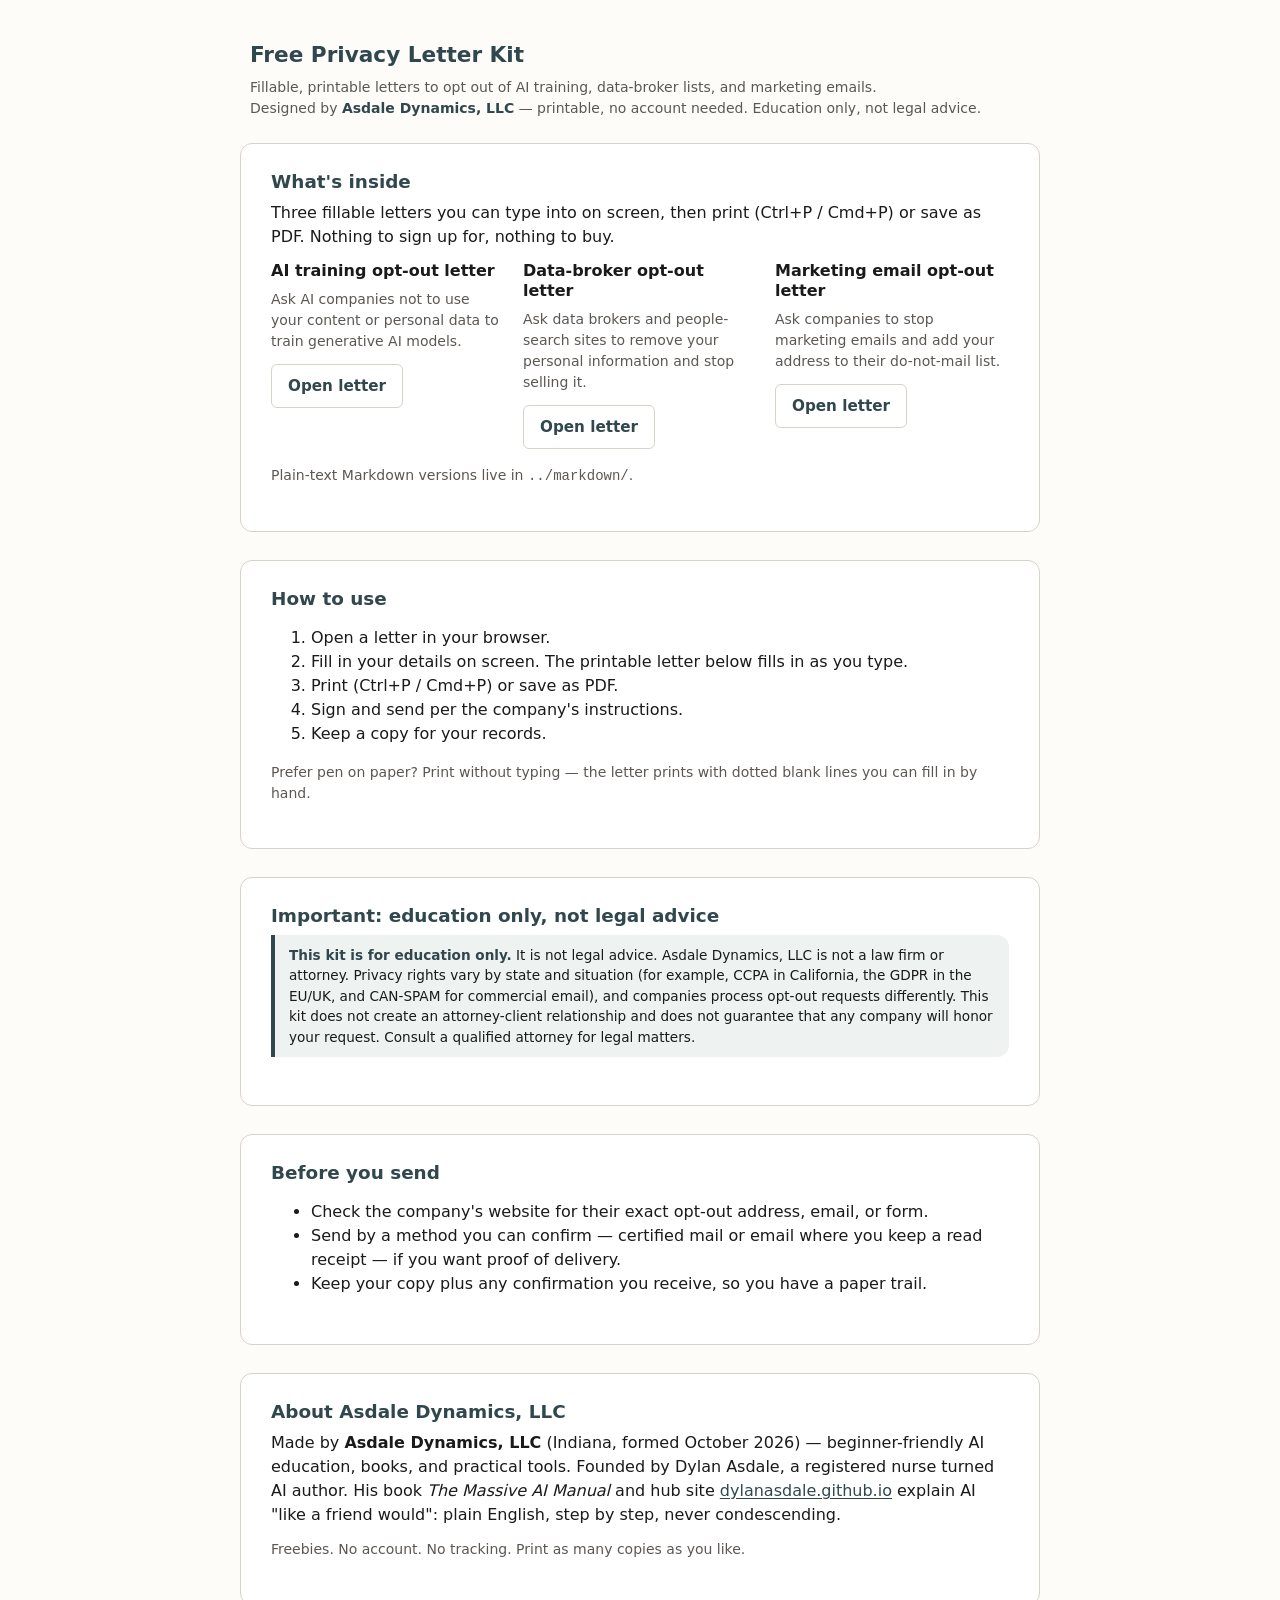
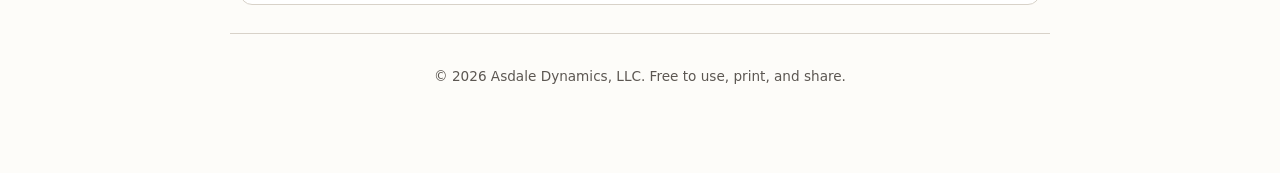
<file: print/index.html>
<!DOCTYPE html>
<html lang="en">
<head>
<meta charset="utf-8">
<meta name="viewport" content="width=device-width, initial-scale=1">
<title>Free Privacy Letter Kit — Asdale Dynamics, LLC</title>
<meta name="description" content="Fillable, printable letters to opt out of AI training, data-broker lists, and marketing emails. Printable, no account needed. Education only, not legal advice.">
<link rel="stylesheet" href="../css/style.css">
</head>
<body>
<div class="container">
  <header class="site-header">
    <h1>Free Privacy Letter Kit</h1>
    <p class="credit">
      Fillable, printable letters to opt out of AI training, data-broker lists, and marketing emails.<br>
      Designed by <strong>Asdale Dynamics, LLC</strong> — printable, no account needed. Education only, not legal advice.
    </p>
  </header>

  <main>
    <section class="sheet">
      <h2>What's inside</h2>
      <p>Three fillable letters you can type into on screen, then print (Ctrl+P / Cmd+P) or save as PDF. Nothing to sign up for, nothing to buy.</p>
      <div class="row">
        <article>
          <h3>AI training opt-out letter</h3>
          <p class="small">Ask AI companies not to use your content or personal data to train generative AI models.</p>
          <a href="ai-training-opt-out.html" class="btn btn-outline">Open letter</a>
        </article>
        <article>
          <h3>Data-broker opt-out letter</h3>
          <p class="small">Ask data brokers and people-search sites to remove your personal information and stop selling it.</p>
          <a href="data-broker-opt-out.html" class="btn btn-outline">Open letter</a>
        </article>
        <article>
          <h3>Marketing email opt-out letter</h3>
          <p class="small">Ask companies to stop marketing emails and add your address to their do-not-mail list.</p>
          <a href="marketing-email-opt-out.html" class="btn btn-outline">Open letter</a>
        </article>
      </div>
      <p class="small">Plain-text Markdown versions live in <code>../markdown/</code>.</p>
    </section>

    <section class="sheet">
      <h2>How to use</h2>
      <ol>
        <li>Open a letter in your browser.</li>
        <li>Fill in your details on screen. The printable letter below fills in as you type.</li>
        <li>Print (Ctrl+P / Cmd+P) or save as PDF.</li>
        <li>Sign and send per the company's instructions.</li>
        <li>Keep a copy for your records.</li>
      </ol>
      <p class="small">Prefer pen on paper? Print without typing — the letter prints with dotted blank lines you can fill in by hand.</p>
    </section>

    <section class="sheet">
      <h2>Important: education only, not legal advice</h2>
      <p class="disclaimer">
        <strong>This kit is for education only.</strong> It is not legal advice. Asdale Dynamics, LLC is not a law firm or attorney. Privacy rights vary by state and situation (for example, CCPA in California, the GDPR in the EU/UK, and CAN-SPAM for commercial email), and companies process opt-out requests differently. This kit does not create an attorney-client relationship and does not guarantee that any company will honor your request. Consult a qualified attorney for legal matters.
      </p>
    </section>

    <section class="sheet">
      <h2>Before you send</h2>
      <ul>
        <li>Check the company's website for their exact opt-out address, email, or form.</li>
        <li>Send by a method you can confirm — certified mail or email where you keep a read receipt — if you want proof of delivery.</li>
        <li>Keep your copy plus any confirmation you receive, so you have a paper trail.</li>
      </ul>
    </section>

    <section class="sheet">
      <h2>About Asdale Dynamics, LLC</h2>
      <p>
        Made by <strong>Asdale Dynamics, LLC</strong> (Indiana, formed October 2026) — beginner-friendly AI education, books, and practical tools. Founded by Dylan Asdale, a registered nurse turned AI author. His book <em>The Massive AI Manual</em> and hub site <a href="https://dylanasdale.github.io" target="_blank" rel="noopener">dylanasdale.github.io</a> explain AI "like a friend would": plain English, step by step, never condescending.
      </p>
      <p class="small">Freebies. No account. No tracking. Print as many copies as you like.</p>
    </section>
  </main>

  <footer class="site-footer">
    &copy; 2026 Asdale Dynamics, LLC. Free to use, print, and share.
  </footer>
</div>
</body>
</html>
</file>
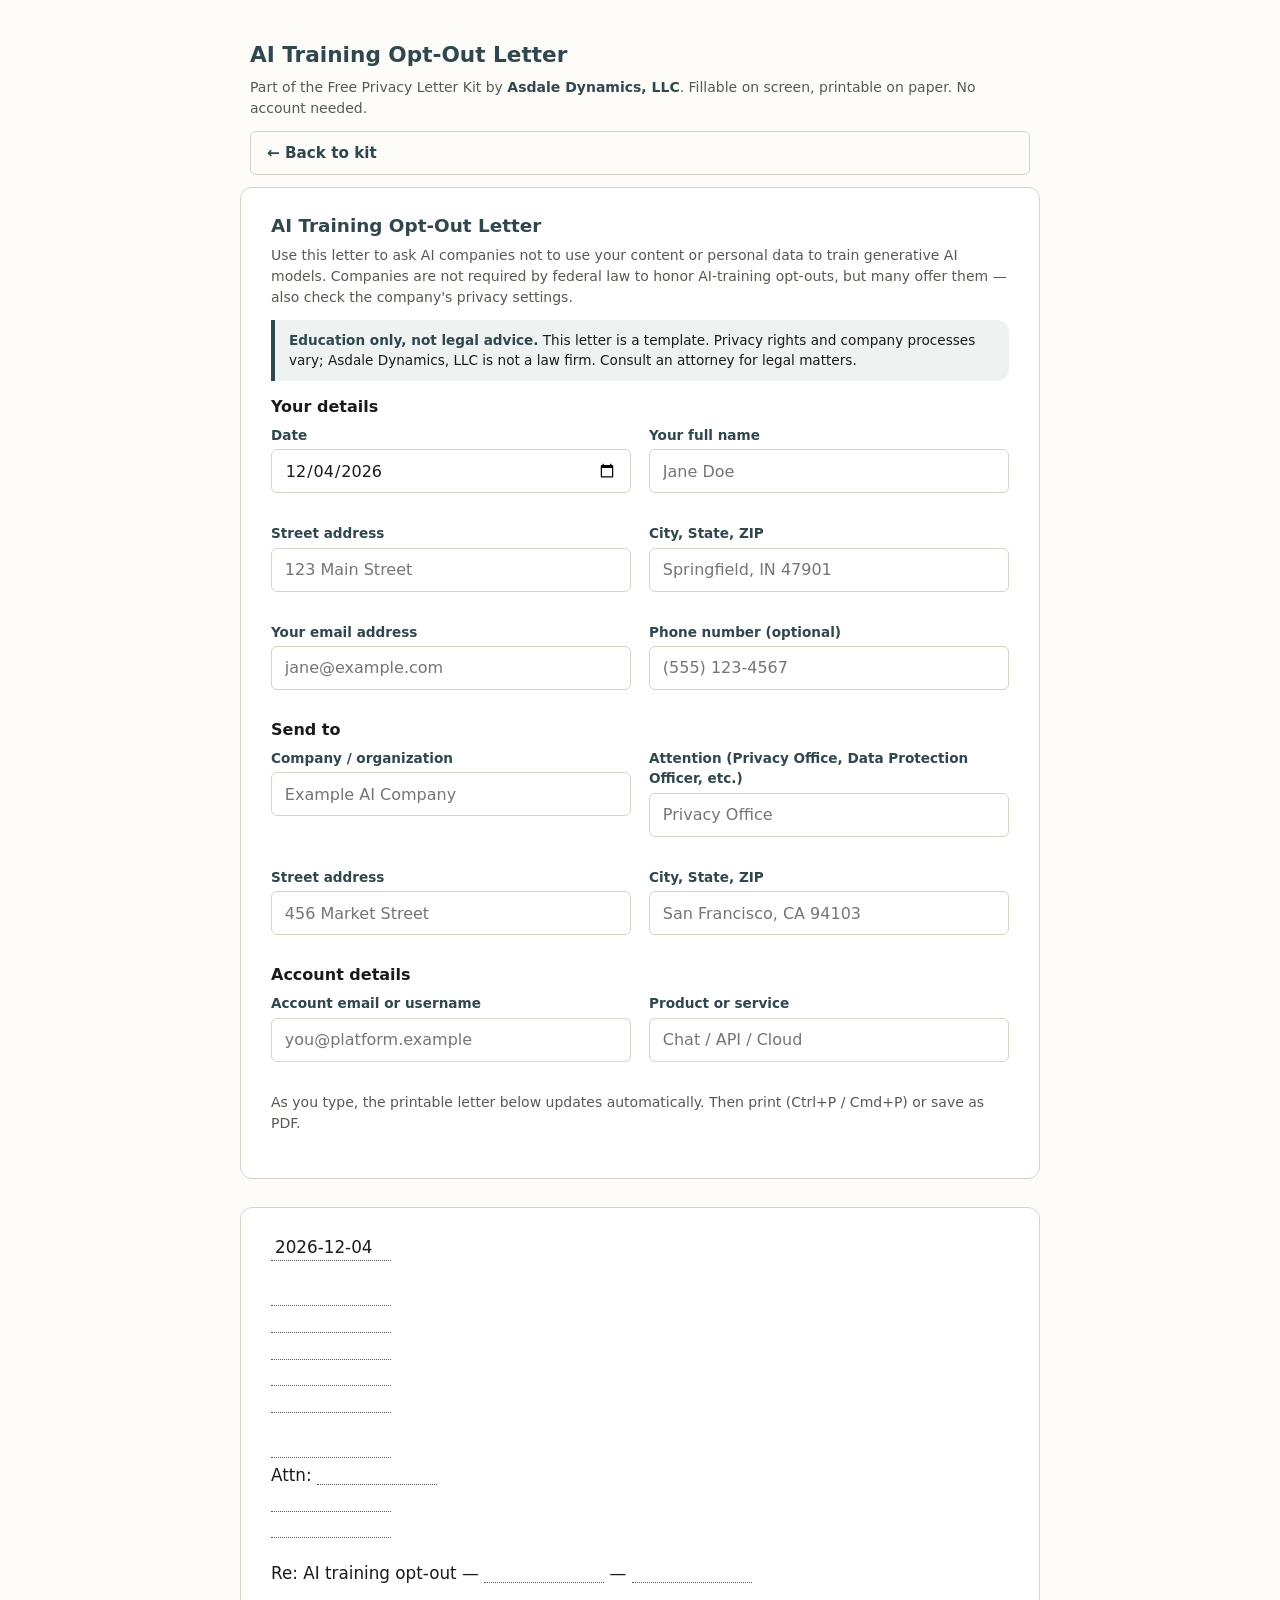
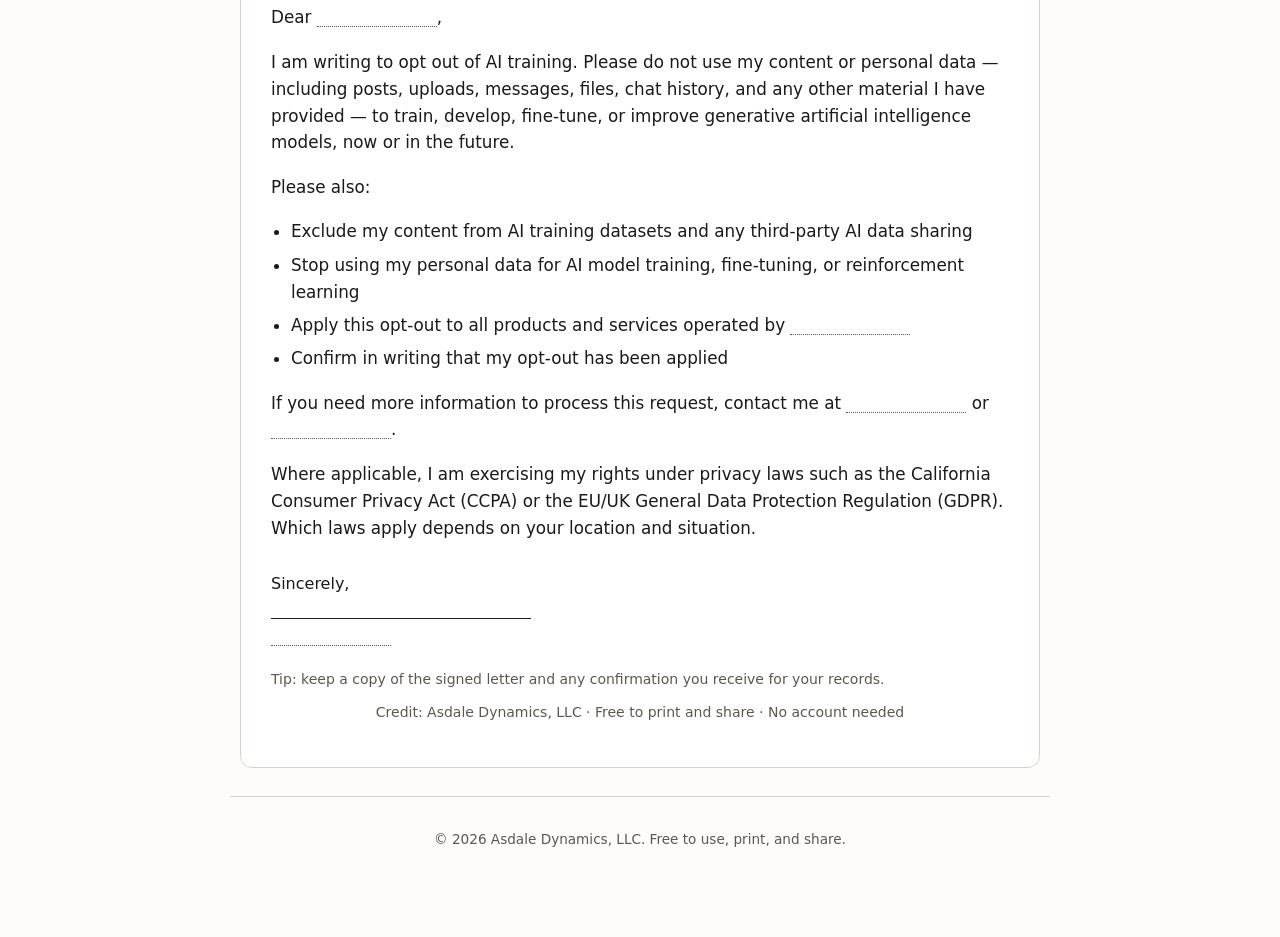
<file: print/ai-training-opt-out.html>
<!DOCTYPE html>
<html lang="en">
<head>
<meta charset="utf-8">
<meta name="viewport" content="width=device-width, initial-scale=1">
<title>AI Training Opt-Out Letter — Free Privacy Letter Kit</title>
<meta name="description" content="Fillable, printable letter to ask AI companies not to use your content or personal data for AI training. No account needed.">
<link rel="stylesheet" href="../css/style.css">
</head>
<body>
<div class="container">
  <header class="site-header no-print">
    <h1>AI Training Opt-Out Letter</h1>
    <p class="credit">
      Part of the Free Privacy Letter Kit by <strong>Asdale Dynamics, LLC</strong>.
      Fillable on screen, printable on paper. No account needed.
    </p>
    <a href="index.html" class="btn btn-outline screen-only">← Back to kit</a>
  </header>

  <main>
    <form id="letter-form">
      <section class="sheet no-print">
        <h2>AI Training Opt-Out Letter</h2>
        <p class="small">Use this letter to ask AI companies not to use your content or personal data to train generative AI models. Companies are not required by federal law to honor AI-training opt-outs, but many offer them — also check the company's privacy settings.</p>
        <p class="disclaimer">
          <strong>Education only, not legal advice.</strong> This letter is a template. Privacy rights and company processes vary; Asdale Dynamics, LLC is not a law firm. Consult an attorney for legal matters.
        </p>

        <h3>Your details</h3>
        <div class="row">
          <div class="field">
            <label for="date">Date</label>
            <input type="date" id="date">
          </div>
          <div class="field">
            <label for="from-name">Your full name</label>
            <input type="text" id="from-name" placeholder="Jane Doe">
          </div>
        </div>
        <div class="row">
          <div class="field">
            <label for="from-addr">Street address</label>
            <input type="text" id="from-addr" placeholder="123 Main Street">
          </div>
          <div class="field">
            <label for="from-city">City, State, ZIP</label>
            <input type="text" id="from-city" placeholder="Springfield, IN 47901">
          </div>
        </div>
        <div class="row">
          <div class="field" style="flex:1 1 100%;">
            <label for="from-email">Your email address</label>
            <input type="email" id="from-email" placeholder="jane@example.com">
          </div>
          <div class="field">
            <label for="from-phone">Phone number (optional)</label>
            <input type="tel" id="from-phone" placeholder="(555) 123-4567">
          </div>
        </div>

        <h3>Send to</h3>
        <div class="row">
          <div class="field">
            <label for="to-company">Company / organization</label>
            <input type="text" id="to-company" placeholder="Example AI Company">
          </div>
          <div class="field">
            <label for="to-attn">Attention (Privacy Office, Data Protection Officer, etc.)</label>
            <input type="text" id="to-attn" placeholder="Privacy Office">
          </div>
        </div>
        <div class="row">
          <div class="field">
            <label for="to-addr">Street address</label>
            <input type="text" id="to-addr" placeholder="456 Market Street">
          </div>
          <div class="field">
            <label for="to-city">City, State, ZIP</label>
            <input type="text" id="to-city" placeholder="San Francisco, CA 94103">
          </div>
        </div>

        <h3>Account details</h3>
        <div class="row">
          <div class="field" style="flex:1 1 100%;">
            <label for="account">Account email or username</label>
            <input type="text" id="account" placeholder="you@platform.example">
          </div>
          <div class="field">
            <label for="product">Product or service</label>
            <input type="text" id="product" placeholder="Chat / API / Cloud">
          </div>
        </div>

        <p class="small">As you type, the printable letter below updates automatically. Then print (Ctrl+P / Cmd+P) or save as PDF.</p>
      </section>
    </form>

    <section class="sheet printable-letter">
      <div class="letter">
        <p class="reline"><span class="fill" data-field="date"></span></p>

        <p class="reline">
          <span class="fill" data-field="from-name"></span><br>
          <span class="fill" data-field="from-addr"></span><br>
          <span class="fill" data-field="from-city"></span><br>
          <span class="fill" data-field="from-email"></span><br>
          <span class="fill" data-field="from-phone"></span>
        </p>

        <p class="reline">
          <span class="fill" data-field="to-company"></span><br>
          Attn: <span class="fill" data-field="to-attn"></span><br>
          <span class="fill" data-field="to-addr"></span><br>
          <span class="fill" data-field="to-city"></span>
        </p>

        <p class="reline">Re: AI training opt-out &mdash; <span class="fill" data-field="account"></span> &mdash; <span class="fill" data-field="product"></span></p>

        <p>Dear <span class="fill" data-field="to-attn"></span>,</p>

        <p>I am writing to opt out of AI training. Please do not use my content or personal data &mdash; including posts, uploads, messages, files, chat history, and any other material I have provided &mdash; to train, develop, fine-tune, or improve generative artificial intelligence models, now or in the future.</p>

        <p>Please also:</p>
        <ul>
          <li>Exclude my content from AI training datasets and any third-party AI data sharing</li>
          <li>Stop using my personal data for AI model training, fine-tuning, or reinforcement learning</li>
          <li>Apply this opt-out to all products and services operated by <span class="fill" data-field="to-company"></span></li>
          <li>Confirm in writing that my opt-out has been applied</li>
        </ul>

        <p>If you need more information to process this request, contact me at <span class="fill" data-field="from-email"></span> or <span class="fill" data-field="from-phone"></span>.</p>

        <p>Where applicable, I am exercising my rights under privacy laws such as the California Consumer Privacy Act (CCPA) or the EU/UK General Data Protection Regulation (GDPR). Which laws apply depends on your location and situation.</p>
      </div>

      <div class="signature">
        <p>Sincerely,</p>
        <div class="signature-line"></div>
        <p><span class="fill" data-field="from-name"></span></p>
      </div>

      <p class="small" style="margin-top:20px;">Tip: keep a copy of the signed letter and any confirmation you receive for your records.</p>
      <p class="small" style="text-align:center;">Credit: Asdale Dynamics, LLC &middot; Free to print and share &middot; No account needed</p>
    </section>
  </main>

  <footer class="site-footer no-print">
    &copy; 2026 Asdale Dynamics, LLC. Free to use, print, and share.
  </footer>
</div>
<script src="../js/letter-form.js"></script>
</body>
</html>
</file>
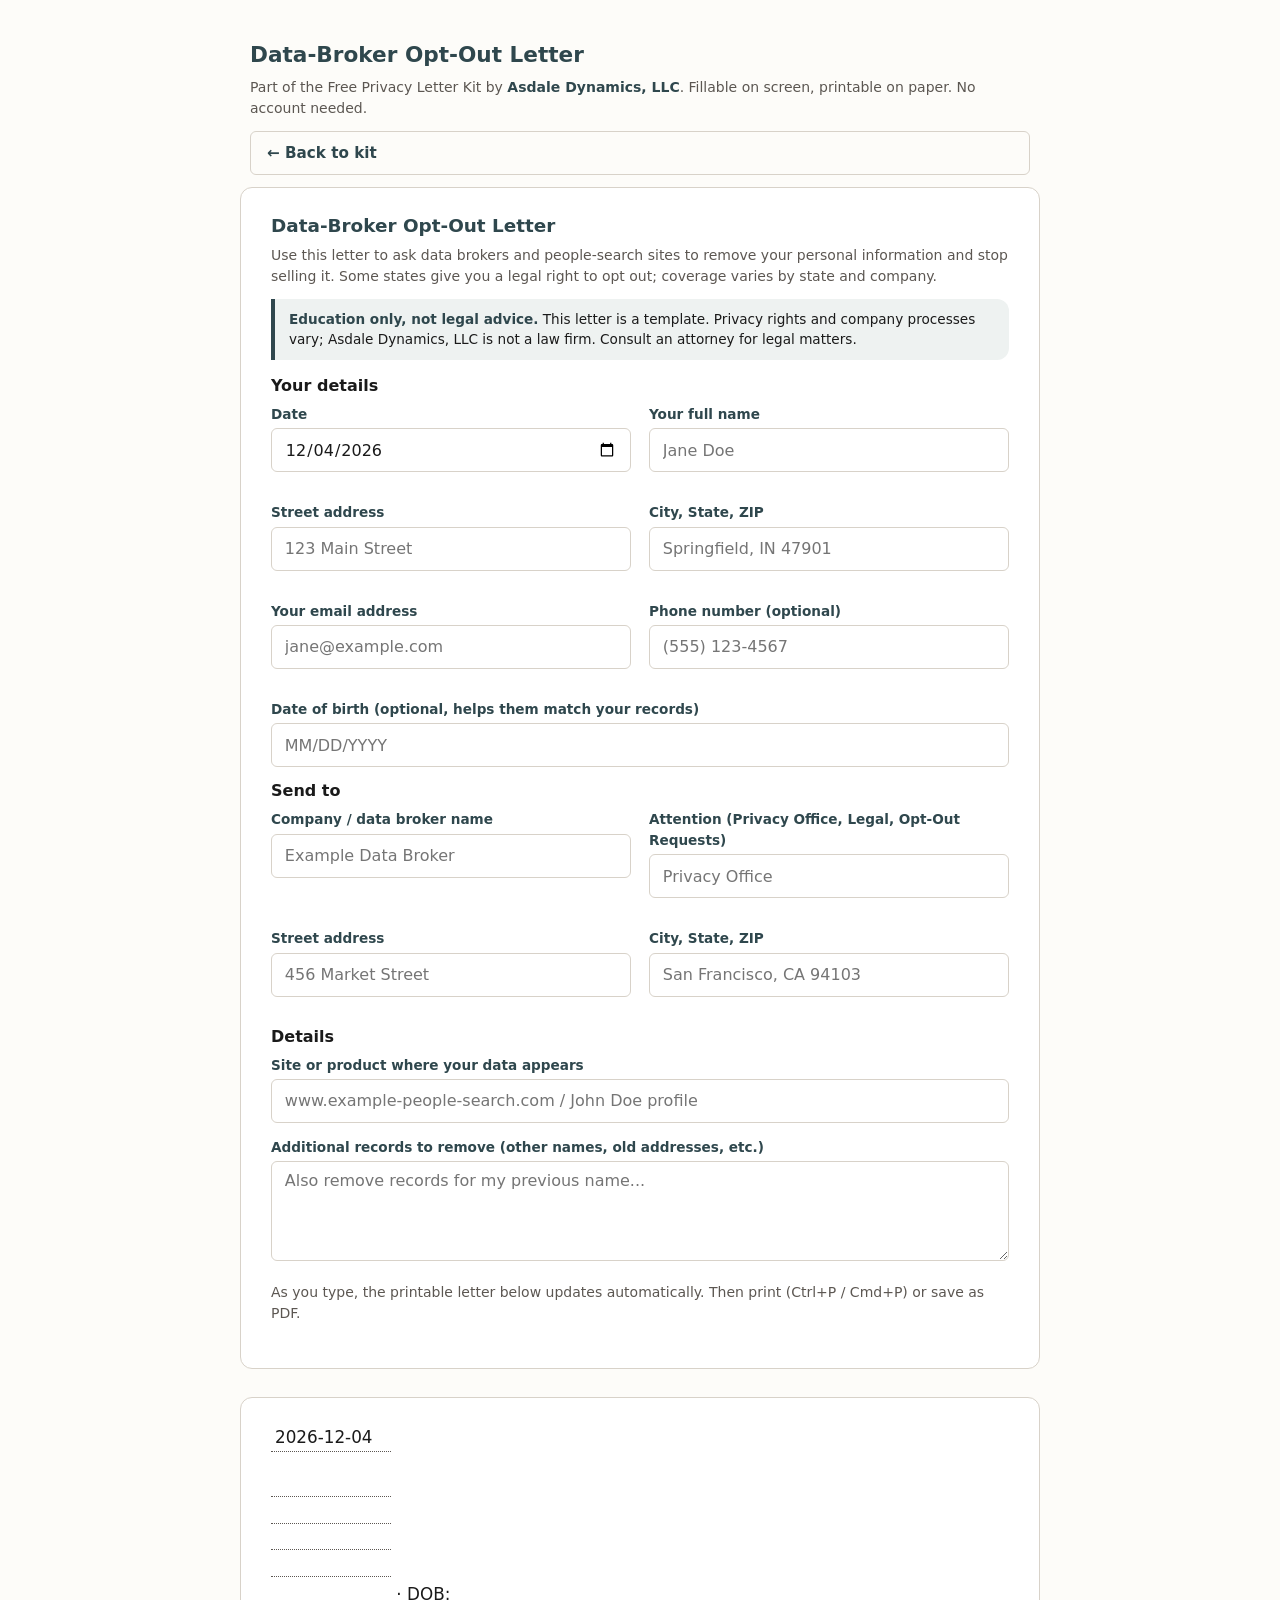
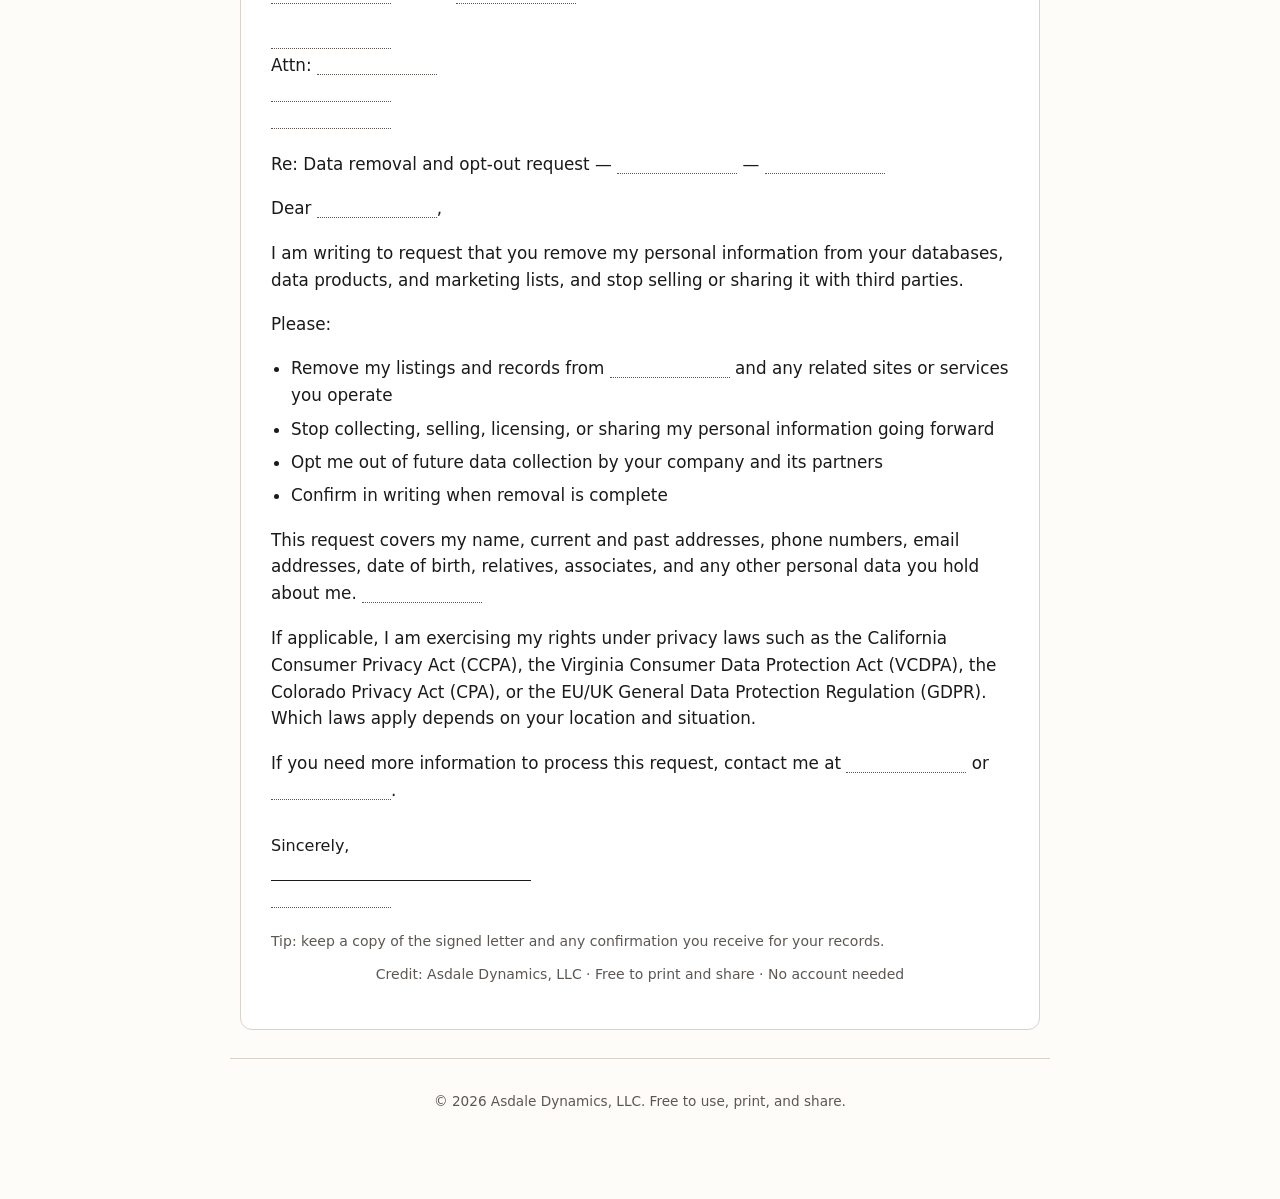
<file: print/data-broker-opt-out.html>
<!DOCTYPE html>
<html lang="en">
<head>
<meta charset="utf-8">
<meta name="viewport" content="width=device-width, initial-scale=1">
<title>Data-Broker Opt-Out Letter — Free Privacy Letter Kit</title>
<meta name="description" content="Fillable, printable letter to ask data brokers to remove your personal information and stop selling it. No account needed.">
<link rel="stylesheet" href="../css/style.css">
</head>
<body>
<div class="container">
  <header class="site-header no-print">
    <h1>Data-Broker Opt-Out Letter</h1>
    <p class="credit">
      Part of the Free Privacy Letter Kit by <strong>Asdale Dynamics, LLC</strong>.
      Fillable on screen, printable on paper. No account needed.
    </p>
    <a href="index.html" class="btn btn-outline screen-only">← Back to kit</a>
  </header>

  <main>
    <form id="letter-form">
      <section class="sheet no-print">
        <h2>Data-Broker Opt-Out Letter</h2>
        <p class="small">Use this letter to ask data brokers and people-search sites to remove your personal information and stop selling it. Some states give you a legal right to opt out; coverage varies by state and company.</p>
        <p class="disclaimer">
          <strong>Education only, not legal advice.</strong> This letter is a template. Privacy rights and company processes vary; Asdale Dynamics, LLC is not a law firm. Consult an attorney for legal matters.
        </p>

        <h3>Your details</h3>
        <div class="row">
          <div class="field">
            <label for="date">Date</label>
            <input type="date" id="date">
          </div>
          <div class="field">
            <label for="from-name">Your full name</label>
            <input type="text" id="from-name" placeholder="Jane Doe">
          </div>
        </div>
        <div class="row">
          <div class="field">
            <label for="from-addr">Street address</label>
            <input type="text" id="from-addr" placeholder="123 Main Street">
          </div>
          <div class="field">
            <label for="from-city">City, State, ZIP</label>
            <input type="text" id="from-city" placeholder="Springfield, IN 47901">
          </div>
        </div>
        <div class="row">
          <div class="field" style="flex:1 1 100%;">
            <label for="from-email">Your email address</label>
            <input type="email" id="from-email" placeholder="jane@example.com">
          </div>
          <div class="field">
            <label for="from-phone">Phone number (optional)</label>
            <input type="tel" id="from-phone" placeholder="(555) 123-4567">
          </div>
        </div>
        <div class="field">
          <label for="from-dob">Date of birth (optional, helps them match your records)</label>
          <input type="text" id="from-dob" placeholder="MM/DD/YYYY">
        </div>

        <h3>Send to</h3>
        <div class="row">
          <div class="field">
            <label for="to-company">Company / data broker name</label>
            <input type="text" id="to-company" placeholder="Example Data Broker">
          </div>
          <div class="field">
            <label for="to-attn">Attention (Privacy Office, Legal, Opt-Out Requests)</label>
            <input type="text" id="to-attn" placeholder="Privacy Office">
          </div>
        </div>
        <div class="row">
          <div class="field">
            <label for="to-addr">Street address</label>
            <input type="text" id="to-addr" placeholder="456 Market Street">
          </div>
          <div class="field">
            <label for="to-city">City, State, ZIP</label>
            <input type="text" id="to-city" placeholder="San Francisco, CA 94103">
          </div>
        </div>

        <h3>Details</h3>
        <div class="field">
          <label for="site">Site or product where your data appears</label>
          <input type="text" id="site" placeholder="www.example-people-search.com / John Doe profile">
        </div>
        <div class="field">
          <label for="details">Additional records to remove (other names, old addresses, etc.)</label>
          <textarea id="details" placeholder="Also remove records for my previous name..."></textarea>
        </div>

        <p class="small">As you type, the printable letter below updates automatically. Then print (Ctrl+P / Cmd+P) or save as PDF.</p>
      </section>
    </form>

    <section class="sheet printable-letter">
      <div class="letter">
        <p class="reline"><span class="fill" data-field="date"></span></p>

        <p class="reline">
          <span class="fill" data-field="from-name"></span><br>
          <span class="fill" data-field="from-addr"></span><br>
          <span class="fill" data-field="from-city"></span><br>
          <span class="fill" data-field="from-email"></span><br>
          <span class="fill" data-field="from-phone"></span> &middot; DOB: <span class="fill" data-field="from-dob"></span>
        </p>

        <p class="reline">
          <span class="fill" data-field="to-company"></span><br>
          Attn: <span class="fill" data-field="to-attn"></span><br>
          <span class="fill" data-field="to-addr"></span><br>
          <span class="fill" data-field="to-city"></span>
        </p>

        <p class="reline">Re: Data removal and opt-out request &mdash; <span class="fill" data-field="from-name"></span> &mdash; <span class="fill" data-field="site"></span></p>

        <p>Dear <span class="fill" data-field="to-attn"></span>,</p>

        <p>I am writing to request that you remove my personal information from your databases, data products, and marketing lists, and stop selling or sharing it with third parties.</p>

        <p>Please:</p>
        <ul>
          <li>Remove my listings and records from <span class="fill" data-field="site"></span> and any related sites or services you operate</li>
          <li>Stop collecting, selling, licensing, or sharing my personal information going forward</li>
          <li>Opt me out of future data collection by your company and its partners</li>
          <li>Confirm in writing when removal is complete</li>
        </ul>

        <p>This request covers my name, current and past addresses, phone numbers, email addresses, date of birth, relatives, associates, and any other personal data you hold about me. <span class="fill" data-field="details"></span></p>

        <p>If applicable, I am exercising my rights under privacy laws such as the California Consumer Privacy Act (CCPA), the Virginia Consumer Data Protection Act (VCDPA), the Colorado Privacy Act (CPA), or the EU/UK General Data Protection Regulation (GDPR). Which laws apply depends on your location and situation.</p>

        <p>If you need more information to process this request, contact me at <span class="fill" data-field="from-email"></span> or <span class="fill" data-field="from-phone"></span>.</p>
      </div>

      <div class="signature">
        <p>Sincerely,</p>
        <div class="signature-line"></div>
        <p><span class="fill" data-field="from-name"></span></p>
      </div>

      <p class="small" style="margin-top:20px;">Tip: keep a copy of the signed letter and any confirmation you receive for your records.</p>
      <p class="small" style="text-align:center;">Credit: Asdale Dynamics, LLC &middot; Free to print and share &middot; No account needed</p>
    </section>
  </main>

  <footer class="site-footer no-print">
    &copy; 2026 Asdale Dynamics, LLC. Free to use, print, and share.
  </footer>
</div>
<script src="../js/letter-form.js"></script>
</body>
</html>
</file>
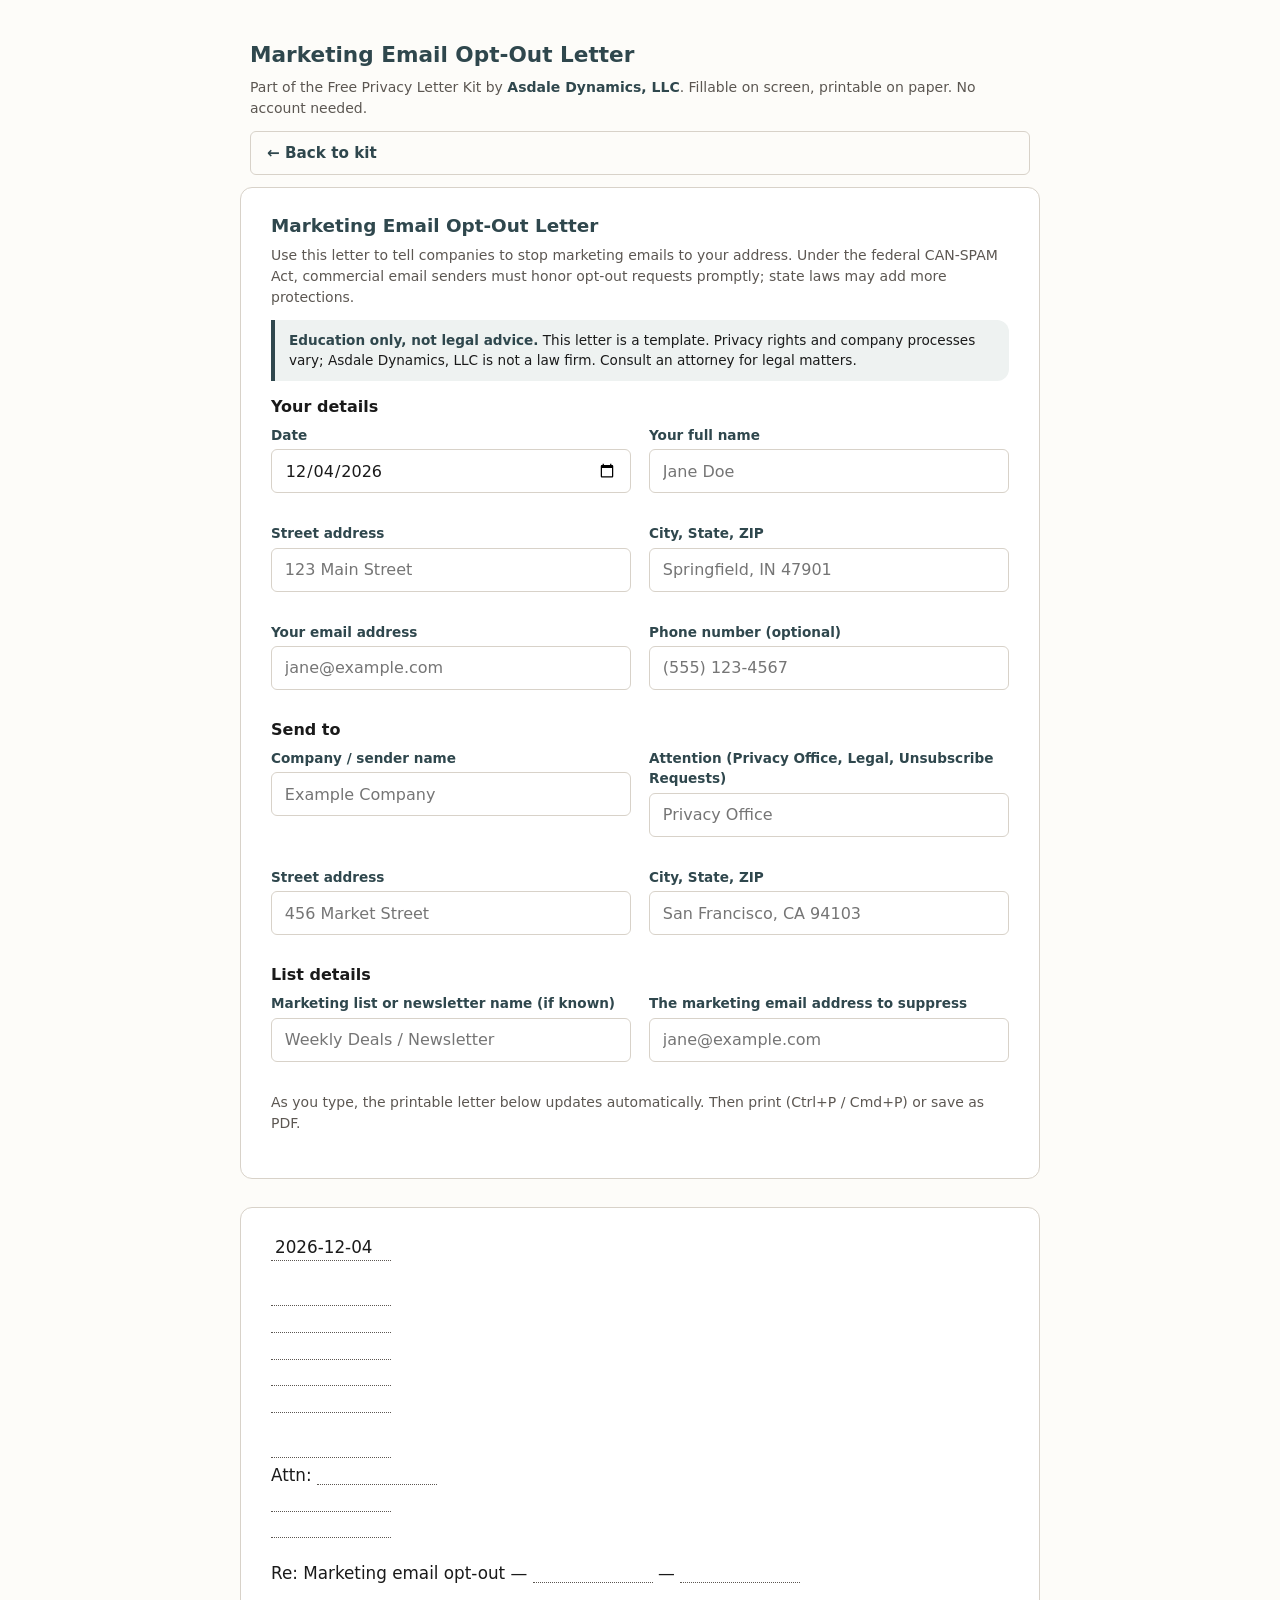
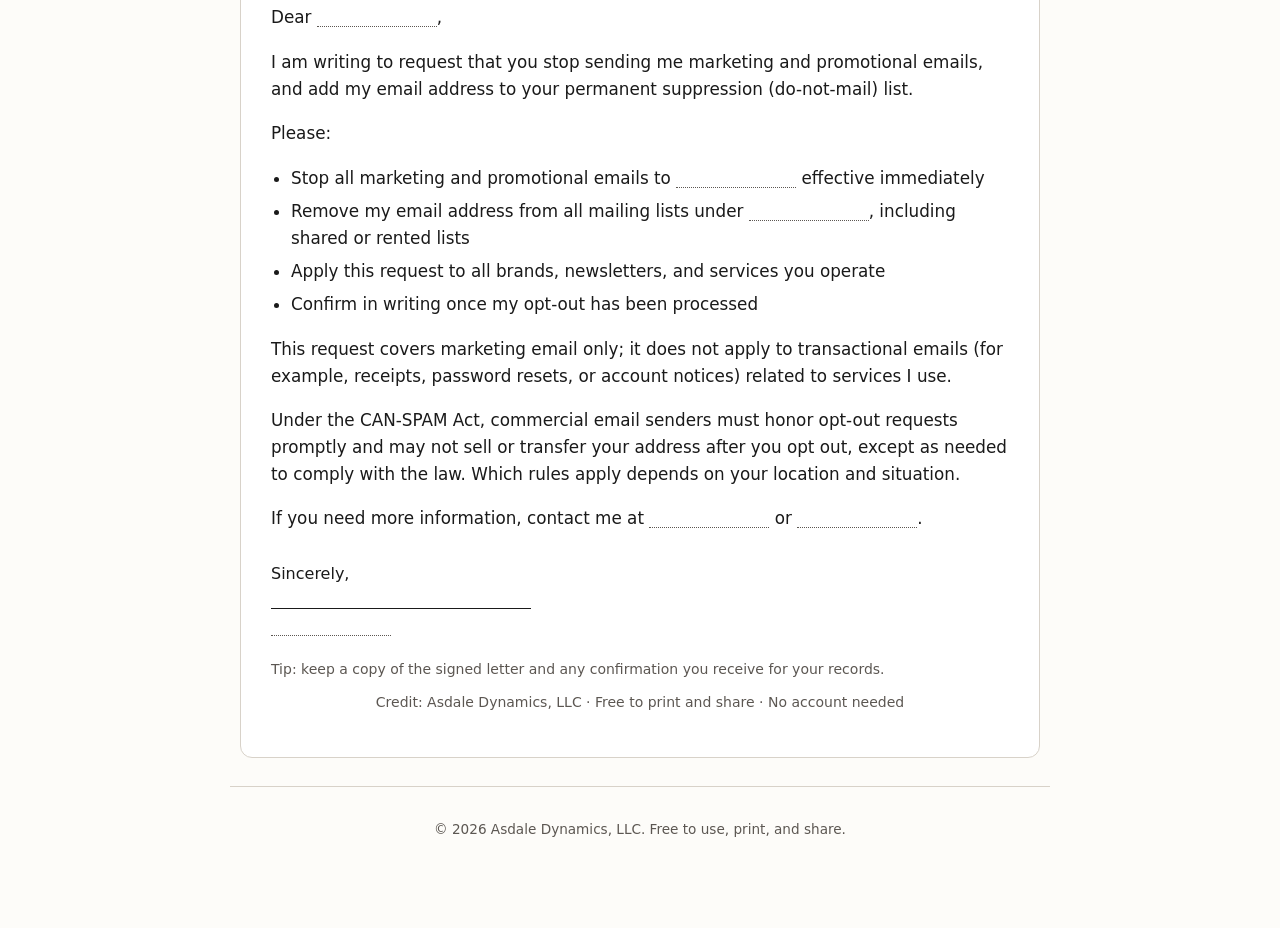
<file: print/marketing-email-opt-out.html>
<!DOCTYPE html>
<html lang="en">
<head>
<meta charset="utf-8">
<meta name="viewport" content="width=device-width, initial-scale=1">
<title>Marketing Email Opt-Out Letter — Free Privacy Letter Kit</title>
<meta name="description" content="Fillable, printable letter to ask companies to stop marketing emails and add you to their do-not-mail list. No account needed.">
<link rel="stylesheet" href="../css/style.css">
</head>
<body>
<div class="container">
  <header class="site-header no-print">
    <h1>Marketing Email Opt-Out Letter</h1>
    <p class="credit">
      Part of the Free Privacy Letter Kit by <strong>Asdale Dynamics, LLC</strong>.
      Fillable on screen, printable on paper. No account needed.
    </p>
    <a href="index.html" class="btn btn-outline screen-only">← Back to kit</a>
  </header>

  <main>
    <form id="letter-form">
      <section class="sheet no-print">
        <h2>Marketing Email Opt-Out Letter</h2>
        <p class="small">Use this letter to tell companies to stop marketing emails to your address. Under the federal CAN-SPAM Act, commercial email senders must honor opt-out requests promptly; state laws may add more protections.</p>
        <p class="disclaimer">
          <strong>Education only, not legal advice.</strong> This letter is a template. Privacy rights and company processes vary; Asdale Dynamics, LLC is not a law firm. Consult an attorney for legal matters.
        </p>

        <h3>Your details</h3>
        <div class="row">
          <div class="field">
            <label for="date">Date</label>
            <input type="date" id="date">
          </div>
          <div class="field">
            <label for="from-name">Your full name</label>
            <input type="text" id="from-name" placeholder="Jane Doe">
          </div>
        </div>
        <div class="row">
          <div class="field">
            <label for="from-addr">Street address</label>
            <input type="text" id="from-addr" placeholder="123 Main Street">
          </div>
          <div class="field">
            <label for="from-city">City, State, ZIP</label>
            <input type="text" id="from-city" placeholder="Springfield, IN 47901">
          </div>
        </div>
        <div class="row">
          <div class="field" style="flex:1 1 100%;">
            <label for="from-email">Your email address</label>
            <input type="email" id="from-email" placeholder="jane@example.com">
          </div>
          <div class="field">
            <label for="from-phone">Phone number (optional)</label>
            <input type="tel" id="from-phone" placeholder="(555) 123-4567">
          </div>
        </div>

        <h3>Send to</h3>
        <div class="row">
          <div class="field">
            <label for="to-company">Company / sender name</label>
            <input type="text" id="to-company" placeholder="Example Company">
          </div>
          <div class="field">
            <label for="to-attn">Attention (Privacy Office, Legal, Unsubscribe Requests)</label>
            <input type="text" id="to-attn" placeholder="Privacy Office">
          </div>
        </div>
        <div class="row">
          <div class="field">
            <label for="to-addr">Street address</label>
            <input type="text" id="to-addr" placeholder="456 Market Street">
          </div>
          <div class="field">
            <label for="to-city">City, State, ZIP</label>
            <input type="text" id="to-city" placeholder="San Francisco, CA 94103">
          </div>
        </div>

        <h3>List details</h3>
        <div class="row">
          <div class="field" style="flex:1 1 100%;">
            <label for="list">Marketing list or newsletter name (if known)</label>
            <input type="text" id="list" placeholder="Weekly Deals / Newsletter">
          </div>
          <div class="field">
            <label for="list-email">The marketing email address to suppress</label>
            <input type="email" id="list-email" placeholder="jane@example.com">
          </div>
        </div>

        <p class="small">As you type, the printable letter below updates automatically. Then print (Ctrl+P / Cmd+P) or save as PDF.</p>
      </section>
    </form>

    <section class="sheet printable-letter">
      <div class="letter">
        <p class="reline"><span class="fill" data-field="date"></span></p>

        <p class="reline">
          <span class="fill" data-field="from-name"></span><br>
          <span class="fill" data-field="from-addr"></span><br>
          <span class="fill" data-field="from-city"></span><br>
          <span class="fill" data-field="from-email"></span><br>
          <span class="fill" data-field="from-phone"></span>
        </p>

        <p class="reline">
          <span class="fill" data-field="to-company"></span><br>
          Attn: <span class="fill" data-field="to-attn"></span><br>
          <span class="fill" data-field="to-addr"></span><br>
          <span class="fill" data-field="to-city"></span>
        </p>

        <p class="reline">Re: Marketing email opt-out &mdash; <span class="fill" data-field="list-email"></span> &mdash; <span class="fill" data-field="list"></span></p>

        <p>Dear <span class="fill" data-field="to-attn"></span>,</p>

        <p>I am writing to request that you stop sending me marketing and promotional emails, and add my email address to your permanent suppression (do-not-mail) list.</p>

        <p>Please:</p>
        <ul>
          <li>Stop all marketing and promotional emails to <span class="fill" data-field="list-email"></span> effective immediately</li>
          <li>Remove my email address from all mailing lists under <span class="fill" data-field="to-company"></span>, including shared or rented lists</li>
          <li>Apply this request to all brands, newsletters, and services you operate</li>
          <li>Confirm in writing once my opt-out has been processed</li>
        </ul>

        <p>This request covers marketing email only; it does not apply to transactional emails (for example, receipts, password resets, or account notices) related to services I use.</p>

        <p>Under the CAN-SPAM Act, commercial email senders must honor opt-out requests promptly and may not sell or transfer your address after you opt out, except as needed to comply with the law. Which rules apply depends on your location and situation.</p>

        <p>If you need more information, contact me at <span class="fill" data-field="from-email"></span> or <span class="fill" data-field="from-phone"></span>.</p>
      </div>

      <div class="signature">
        <p>Sincerely,</p>
        <div class="signature-line"></div>
        <p><span class="fill" data-field="from-name"></span></p>
      </div>

      <p class="small" style="margin-top:20px;">Tip: keep a copy of the signed letter and any confirmation you receive for your records.</p>
      <p class="small" style="text-align:center;">Credit: Asdale Dynamics, LLC &middot; Free to print and share &middot; No account needed</p>
    </section>
  </main>

  <footer class="site-footer no-print">
    &copy; 2026 Asdale Dynamics, LLC. Free to use, print, and share.
  </footer>
</div>
<script src="../js/letter-form.js"></script>
</body>
</html>
</file>
<file: css/style.css>
:root {
  --ink: #1a1a1a;
  --muted: #5c5752;
  --line: #d8d2c9;
  --paper: #fdfcf9;
  --card: #ffffff;
  --accent: #3e5c63;
  --accent-dark: #2f474d;
  --soft: #eef2f1;
  --radius: 12px;
  --radius-sm: 6px;
  --gap: 18px;
  --touch: 44px;
}

*,
*::before,
*::after {
  box-sizing: border-box;
}

html {
  line-height: 1.5;
  -webkit-text-size-adjust: 100%;
}

body {
  margin: 0;
  font-family: system-ui, -apple-system, Segoe UI, Roboto, Helvetica, Arial, sans-serif;
  color: var(--ink);
  background: var(--paper);
}

h1,
h2,
h3,
h4 {
  margin: 0 0 0.5rem 0;
  line-height: 1.25;
}

h1 {
  font-size: 1.5rem;
  color: var(--accent-dark);
}

h2 {
  font-size: 1.15rem;
  color: var(--accent-dark);
}

h3 {
  font-size: 1rem;
  color: var(--ink);
}

p {
  margin: 0 0 0.75rem 0;
}

.small {
  font-size: 0.875rem;
  color: var(--muted);
}

.container {
  max-width: 860px;
  margin: 0 auto;
  padding: var(--gap) 20px 56px;
}

.sheet {
  max-width: 800px;
  margin: 0 auto 28px;
  background: var(--card);
  border: 1px solid var(--line);
  border-radius: var(--radius);
  padding: 26px 30px 32px;
}

.sheet + .sheet {
  margin-top: 20px;
}

.site-header {
  padding: 24px 20px 12px;
}

.site-header h1 {
  font-size: 1.35rem;
  display: flex;
  align-items: center;
  gap: 10px;
}

.credit {
  color: var(--muted);
  font-size: 0.875rem;
  margin-top: 6px;
}

.credit strong {
  color: var(--accent-dark);
}

.disclaimer {
  background: var(--soft);
  border-left: 4px solid var(--accent-dark);
  padding: 10px 14px;
  font-size: 0.85rem;
  color: var(--ink);
  margin: 0 0 16px 0;
  border-radius: 0 var(--radius) var(--radius) 0;
}

.disclaimer strong {
  color: var(--accent-dark);
}

label {
  display: block;
  font-size: 0.85rem;
  font-weight: 600;
  color: var(--accent-dark);
  margin: 0 0 4px 0;
}

label small {
  font-weight: 400;
  color: var(--muted);
}

input[type="text"],
input[type="email"],
input[type="tel"],
input[type="date"],
select,
textarea {
  width: 100%;
  min-height: var(--touch);
  padding: 0.55rem 0.8rem;
  font-size: 1rem;
  font-family: inherit;
  color: var(--ink);
  background: #fff;
  border: 1px solid var(--line);
  border-radius: var(--radius-sm);
  outline: none;
}

input:focus,
select:focus,
textarea:focus {
  border-color: var(--accent);
  box-shadow: 0 0 0 3px rgba(62, 92, 99, 0.12);
}

textarea {
  resize: vertical;
  min-height: 100px;
}

.field {
  margin: 0 0 14px 0;
}

.row {
  display: grid;
  grid-template-columns: repeat(auto-fit, minmax(200px, 1fr));
  gap: var(--gap);
  margin: 0 0 16px 0;
}

.inline {
  display: inline-block;
  vertical-align: text-bottom;
  min-width: 4px;
  padding: 0 4px;
  border-bottom: 1px dotted var(--line);
}

.fill {
  display: inline-block;
  vertical-align: text-bottom;
  min-width: 120px;
  padding: 0 4px;
  border-bottom: 1px dotted var(--muted);
  color: var(--ink);
}

.reline {
  margin: 0 0 1.1rem 0;
}

.letter {
  font-size: 1.05rem;
  line-height: 1.6;
}

.letter p {
  margin: 0 0 1.1rem 0;
}

.letter ul {
  margin: 0 0 1.1rem 0;
  padding-left: 1.25rem;
}

.letter li {
  margin: 0 0 0.4rem 0;
}

.signature {
  margin-top: 30px;
}

.signature-line {
  border-top: 1px solid var(--ink);
  width: 260px;
  margin: 22px 0 6px 0;
}

.site-footer {
  padding: 32px 20px;
  color: var(--muted);
  font-size: 0.85rem;
  text-align: center;
  border-top: 1px solid var(--line);
}

a {
  color: var(--accent-dark);
  text-decoration: underline;
  text-underline-offset: 2px;
}

.btn {
  display: inline-flex;
  align-items: center;
  justify-content: center;
  gap: 6px;
  padding: 0.6rem 1rem;
  font-size: 0.95rem;
  font-weight: 600;
  color: #fff;
  background: var(--accent);
  border: none;
  border-radius: var(--radius-sm);
  cursor: pointer;
  text-decoration: none;
  min-height: var(--touch);
}

.btn:hover {
  background: var(--accent-dark);
}

.btn:focus-visible {
  outline: 3px solid var(--accent);
  outline-offset: 2px;
}

.btn-outline {
  background: transparent;
  color: var(--accent-dark);
  border: 1px solid var(--line);
}

.btn-outline:hover {
  background: var(--soft);
}

@media print {
  html {
    -webkit-print-color-adjust: exact;
    print-color-adjust: exact;
  }

  body {
    background: #fff !important;
    color: #000;
    font-size: 10.5pt;
  }

  .no-print,
  .screen-only,
  .btn {
    display: none !important;
  }

  .sheet {
    border: none;
    box-shadow: none;
    border-radius: 0;
    padding: 0 8px 16px;
    margin: 0;
    page-break-inside: avoid;
    background: #fff !important;
  }

  h1,
  h2,
  h3 {
    page-break-after: avoid;
  }

  .fill {
    border-bottom: 1px dotted #999;
  }

  .signature-line {
    border-top: 1px solid #000 !important;
  }

  .disclaimer {
    background: #f0f0f0 !important;
    color: #000;
    border-left-color: #000 !important;
    -webkit-print-color-adjust: exact;
    print-color-adjust: exact;
  }

  @page {
    size: letter;
    margin: 16mm 14mm;
  }

  @page :first {
    margin-top: 12mm;
  }
}

.screen-only {
  display: block;
}
</file>
